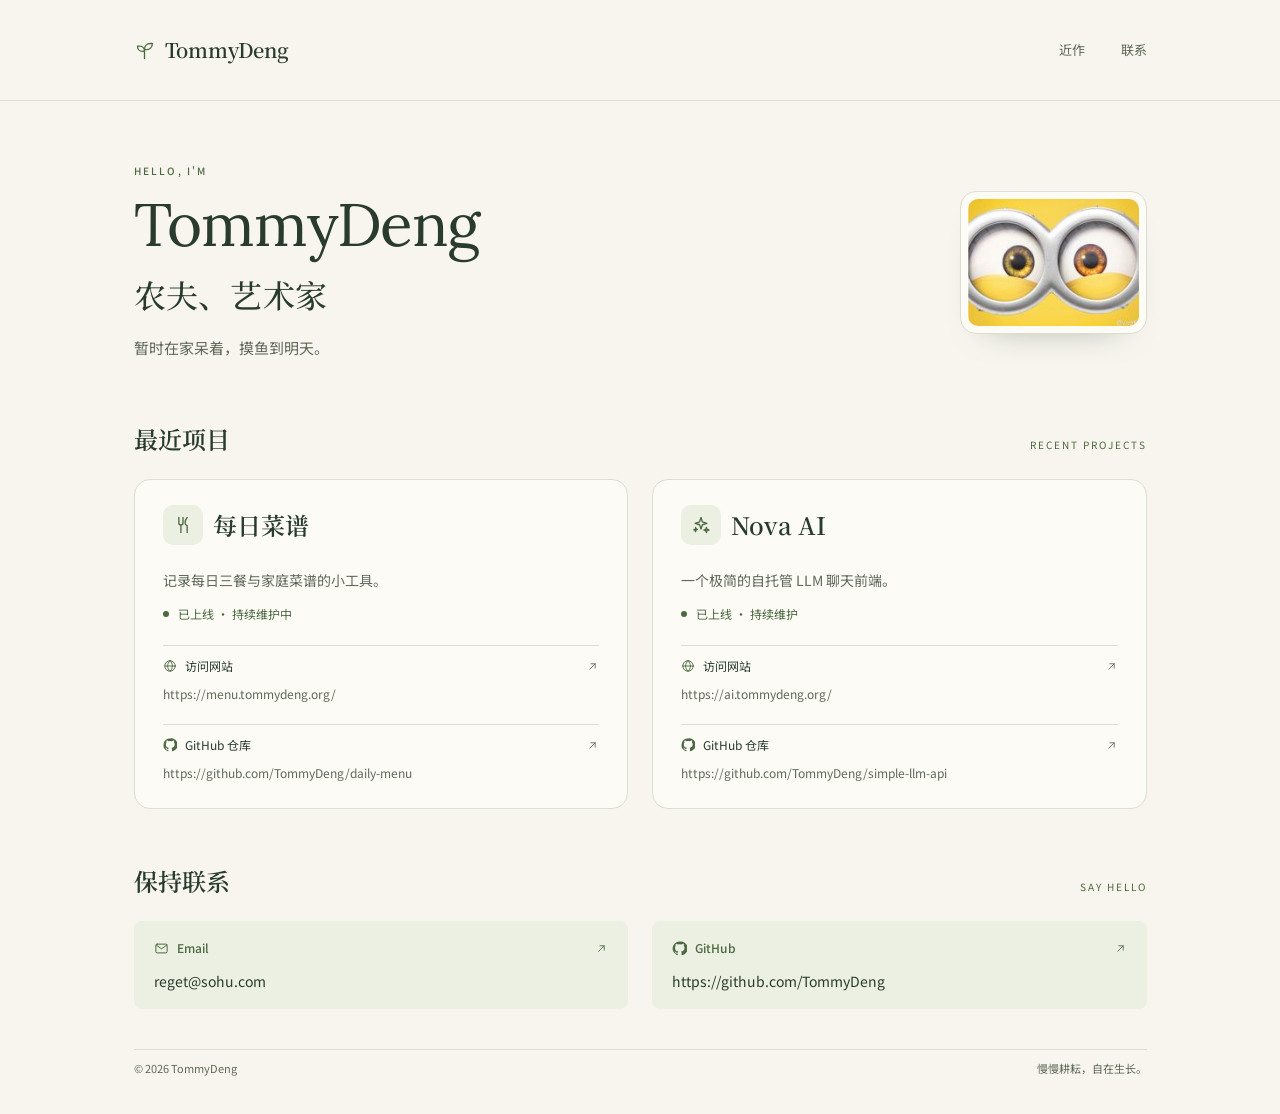
<file: index.html>
<!DOCTYPE html>
<html lang="zh-CN">
<head>
  <meta charset="UTF-8">
  <meta name="viewport" content="width=device-width, initial-scale=1">
  <title>TommyDeng — 农夫、创作者</title>
  <meta name="description" content="TommyDeng 的个人主页：最近项目与联系方式。">
  <meta name="theme-color" content="#f7f5ed">
  <meta property="og:type" content="website">
  <meta property="og:title" content="TommyDeng — 农夫、创作者">
  <meta property="og:description" content="TommyDeng 的个人主页：最近项目与联系方式。">
  <meta property="og:locale" content="zh_CN">
  <meta name="twitter:card" content="summary">
  <link rel="icon" href="assets/favicon.svg" type="image/svg+xml">
  <link rel="preconnect" href="https://fonts.googleapis.com">
  <link rel="preconnect" href="https://fonts.gstatic.com" crossorigin>
  <link href="https://fonts.googleapis.com/css2?family=Lora:wght@400;500&family=Noto+Sans+SC:wght@400;500&family=Noto+Serif+SC:wght@400;500;600&display=swap" rel="stylesheet">
  <link rel="stylesheet" href="styles.css">
</head>
<body>
  <a class="skip-link" href="#main">跳到主要内容</a>

  <svg class="sprite" aria-hidden="true" focusable="false">
    <symbol id="i-sprout" viewBox="0 0 24 24">
      <path d="M12 21v-8" />
      <path d="M12 13c0-3.3-2.2-6-5.5-6H4c0 3.4 2.3 6 5.5 6H12Z" />
      <path d="M12 11c0-3.9 2.6-7 6.5-7H21c0 4-2.8 7-6.5 7H12Z" />
    </symbol>
    <symbol id="i-utensils" viewBox="0 0 24 24">
      <path d="M7 3v6.5a2.5 2.5 0 0 0 5 0V3M9.5 12v9" />
      <path d="M17 3c-1.7 1.8-2.5 4-2.5 6.5 0 1.7.7 2.8 2.5 3.2V21" />
    </symbol>
    <symbol id="i-sparkles" viewBox="0 0 24 24">
      <path d="m12 3 1.7 5.3L19 10l-5.3 1.7L12 17l-1.7-5.3L5 10l5.3-1.7L12 3Z" />
      <path d="m18.5 15 .8 2.2 2.2.8-2.2.8-.8 2.2-.8-2.2L15.5 18l2.2-.8.8-2.2Z" />
      <path d="m5.5 15 .6 1.6 1.6.6-1.6.6L5.5 20l-.6-1.6-1.6-.6 1.6-.6.6-1.6Z" />
    </symbol>
    <symbol id="i-globe" viewBox="0 0 24 24">
      <circle cx="12" cy="12" r="9" />
      <path d="M3 12h18M12 3c2.6 2.5 4 5.6 4 9s-1.4 6.5-4 9c-2.6-2.5-4-5.6-4-9s1.4-6.5 4-9Z" />
    </symbol>
    <symbol id="i-github" viewBox="0 0 24 24">
      <path d="M12 .8a11.2 11.2 0 0 0-3.5 21.8c.6.1.8-.2.8-.5v-2c-3.3.7-4-1.4-4-1.4-.5-1.4-1.3-1.8-1.3-1.8-1.1-.7.1-.7.1-.7 1.2.1 1.8 1.2 1.8 1.2 1.1 1.8 2.8 1.3 3.5 1 .1-.8.4-1.3.8-1.6-2.6-.3-5.4-1.3-5.4-5.9 0-1.3.5-2.4 1.2-3.2-.1-.3-.5-1.6.1-3.2 0 0 1-.3 3.3 1.2a11.5 11.5 0 0 1 6 0c2.3-1.5 3.3-1.2 3.3-1.2.6 1.6.2 2.9.1 3.2.8.8 1.2 1.9 1.2 3.2 0 4.6-2.8 5.6-5.4 5.9.4.4.8 1.1.8 2.2v3.3c0 .3.2.6.8.5A11.2 11.2 0 0 0 12 .8Z" />
    </symbol>
    <symbol id="i-mail" viewBox="0 0 24 24">
      <rect x="3" y="5" width="18" height="14" rx="2" />
      <path d="m3.5 6.5 8.5 6 8.5-6" />
    </symbol>
    <symbol id="i-arrow" viewBox="0 0 24 24">
      <path d="M7 17 17 7M9 7h8v8" />
    </symbol>
  </svg>

  <header class="site-header">
    <nav class="wrap nav" aria-label="主导航">
      <a class="brand" href="#top" aria-label="TommyDeng，回到顶部">
        <svg class="brand-icon" aria-hidden="true"><use href="#i-sprout"/></svg>
        <span>TommyDeng</span>
      </a>
      <div class="nav-links">
        <a href="#projects">近作</a>
        <a href="#contact">联系</a>
      </div>
    </nav>
  </header>

  <main id="main">
    <section class="hero wrap" id="top" aria-labelledby="hero-title">
      <div class="hero-copy">
        <p class="kicker">Hello, I'm</p>
        <h1 id="hero-title">TommyDeng</h1>
        <p class="tagline">农夫、艺术家</p>
        <p class="bio">暂时在家呆着，摸鱼到明天。</p>
      </div>
      <figure class="portrait">
        <img src="assets/avatar.jpg" alt="黄色小黄人护目镜造型的卡通头像" width="342" height="254">
      </figure>
    </section>

    <section class="projects wrap" id="projects" aria-labelledby="projects-title">
      <div class="section-head">
        <h2 class="section-title" id="projects-title">最近项目</h2>
        <span class="section-eyebrow">Recent Projects</span>
      </div>

      <div class="project-grid">
        <article class="project-card">
          <div class="project-head">
            <span class="project-icon" aria-hidden="true">
              <svg><use href="#i-utensils"/></svg>
            </span>
            <h3 class="project-title">每日菜谱</h3>
          </div>
          <p class="project-desc">记录每日三餐与家庭菜谱的小工具。</p>
          <p class="project-status"><span class="status-dot" aria-hidden="true"></span>已上线 · 持续维护中</p>

          <div class="project-links">
            <a class="access" href="https://menu.tommydeng.org/" target="_blank" rel="noopener noreferrer">
              <span class="access-head">
                <span class="access-name"><svg aria-hidden="true"><use href="#i-globe"/></svg>访问网站</span>
                <svg class="access-arrow" aria-hidden="true"><use href="#i-arrow"/></svg>
              </span>
              <span class="access-url">https://menu.tommydeng.org/</span>
            </a>
            <a class="access" href="https://github.com/TommyDeng/daily-menu" target="_blank" rel="noopener noreferrer">
              <span class="access-head">
                <span class="access-name"><svg class="icon-fill" aria-hidden="true"><use href="#i-github"/></svg>GitHub 仓库</span>
                <svg class="access-arrow" aria-hidden="true"><use href="#i-arrow"/></svg>
              </span>
              <span class="access-url">https://github.com/TommyDeng/daily-menu</span>
            </a>
          </div>
        </article>

        <article class="project-card">
          <div class="project-head">
            <span class="project-icon" aria-hidden="true">
              <svg><use href="#i-sparkles"/></svg>
            </span>
            <h3 class="project-title">Nova AI</h3>
          </div>
          <p class="project-desc">一个极简的自托管 LLM 聊天前端。</p>
          <p class="project-status"><span class="status-dot" aria-hidden="true"></span>已上线 · 持续维护</p>

          <div class="project-links">
            <a class="access" href="https://ai.tommydeng.org/" target="_blank" rel="noopener noreferrer">
              <span class="access-head">
                <span class="access-name"><svg aria-hidden="true"><use href="#i-globe"/></svg>访问网站</span>
                <svg class="access-arrow" aria-hidden="true"><use href="#i-arrow"/></svg>
              </span>
              <span class="access-url">https://ai.tommydeng.org/</span>
            </a>
            <a class="access" href="https://github.com/TommyDeng/simple-llm-api" target="_blank" rel="noopener noreferrer">
              <span class="access-head">
                <span class="access-name"><svg class="icon-fill" aria-hidden="true"><use href="#i-github"/></svg>GitHub 仓库</span>
                <svg class="access-arrow" aria-hidden="true"><use href="#i-arrow"/></svg>
              </span>
              <span class="access-url">https://github.com/TommyDeng/simple-llm-api</span>
            </a>
          </div>
        </article>
      </div>
    </section>

    <section class="contact wrap" id="contact" aria-labelledby="contact-title">
      <div class="section-head">
        <h2 class="section-title" id="contact-title">保持联系</h2>
        <span class="section-eyebrow">Say Hello</span>
      </div>

      <div class="contact-grid">
        <a class="contact-card" href="mailto:reget@sohu.com">
          <span class="contact-top">
            <span class="contact-label"><svg aria-hidden="true"><use href="#i-mail"/></svg>Email</span>
            <svg class="contact-arrow" aria-hidden="true"><use href="#i-arrow"/></svg>
          </span>
          <span class="contact-value">reget@sohu.com</span>
        </a>

        <a class="contact-card" href="https://github.com/TommyDeng" target="_blank" rel="noopener noreferrer">
          <span class="contact-top">
            <span class="contact-label"><svg class="icon-fill" aria-hidden="true"><use href="#i-github"/></svg>GitHub</span>
            <svg class="contact-arrow" aria-hidden="true"><use href="#i-arrow"/></svg>
          </span>
          <span class="contact-value">https://github.com/TommyDeng</span>
        </a>
      </div>
    </section>
  </main>

  <footer class="site-footer">
    <div class="wrap footer-row">
      <span>© 2026 TommyDeng</span>
      <span>慢慢耕耘，自在生长。</span>
    </div>
  </footer>
</body>
</html>
</file>
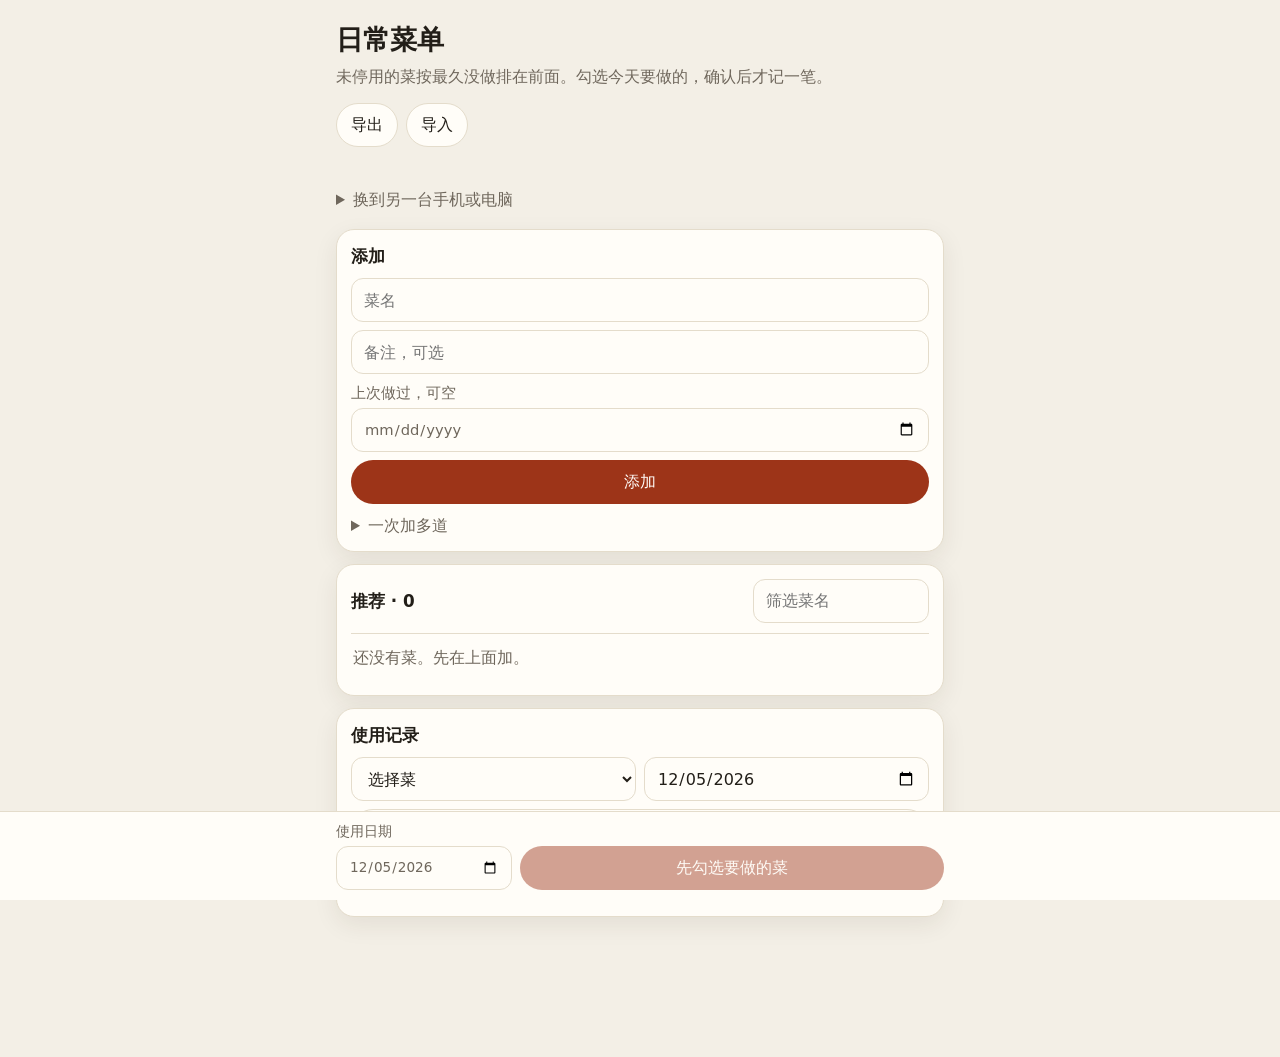
<file: daily-menu/index.html>
<!DOCTYPE html>
<html lang="zh-CN">
<head>
<meta charset="utf-8">
<meta name="viewport" content="width=device-width, initial-scale=1, viewport-fit=cover">
<meta name="color-scheme" content="light dark">
<title>日常菜单</title>
<style>
  :root {
    color-scheme: light;
    --bg: #f3efe6;
    --surface: #fffdf8;
    --ink: #221e18;
    --muted: #6f675c;
    --line: #e4dccb;
    --accent: #9d3418;
    --accent-ink: #fffaf6;
    --never: #9d3418;
    --today: #246246;
    --shadow: 0 8px 24px rgba(48, 32, 12, 0.08);
  }
  @media (prefers-color-scheme: dark) {
    :root {
      color-scheme: dark;
      --bg: #16130f;
      --surface: #221e19;
      --ink: #f3efe6;
      --muted: #b3aa9e;
      --line: #3a332b;
      --accent: #e07a55;
      --accent-ink: #1a100c;
      --never: #f0a080;
      --today: #8dceab;
      --shadow: 0 8px 24px rgba(0, 0, 0, 0.28);
    }
  }
  * { box-sizing: border-box; }
  html { -webkit-text-size-adjust: 100%; }
  body {
    margin: 0;
    background: var(--bg);
    color: var(--ink);
    font: 16px/1.45 system-ui, "PingFang SC", "Noto Sans SC", "Microsoft YaHei", sans-serif;
  }
  main {
    width: min(40rem, 100%);
    margin: 0 auto;
    padding: 20px 16px 128px;
  }
  h1, h2 { font-weight: 650; letter-spacing: 0; }
  h1 { margin: 0 0 6px; font-size: 1.7rem; }
  h2 { margin: 0; font-size: 1.05rem; }
  p { margin: 0; }
  .lede { color: var(--muted); margin-bottom: 14px; }
  header { margin-bottom: 18px; }
  .row { display: flex; gap: 8px; flex-wrap: wrap; align-items: center; }
  button, input, select, textarea {
    font: inherit;
    color: inherit;
  }
  input, select, textarea {
    width: 100%;
    min-height: 44px;
    padding: 8px 12px;
    border: 1px solid var(--line);
    border-radius: 12px;
    background: var(--surface);
  }
  textarea { min-height: 7rem; resize: vertical; }
  button {
    min-height: 44px;
    padding: 0 14px;
    border-radius: 999px;
    border: 1px solid var(--line);
    background: var(--surface);
    cursor: pointer;
  }
  button:hover { border-color: var(--muted); }
  button:focus-visible, input:focus-visible, select:focus-visible, textarea:focus-visible {
    outline: 2px solid var(--accent);
    outline-offset: 2px;
  }
  button.primary {
    background: var(--accent);
    color: var(--accent-ink);
    border-color: transparent;
  }
  button.danger { color: var(--accent); }
  button.small { min-height: 36px; padding: 0 10px; }
  button:disabled { opacity: 0.45; cursor: not-allowed; }
  #status {
    min-height: 1.45em;
    color: var(--muted);
    margin: 8px 0 0;
  }
  section {
    background: var(--surface);
    border: 1px solid var(--line);
    border-radius: 18px;
    padding: 14px;
    margin: 12px 0;
    box-shadow: var(--shadow);
  }
  .section-head {
    display: flex;
    justify-content: space-between;
    gap: 12px;
    align-items: center;
    margin-bottom: 10px;
  }
  .section-head input { max-width: 11rem; }
  form.stack, .stack { display: grid; gap: 8px; }
  .split { display: grid; gap: 8px; grid-template-columns: 1fr 1fr; }
  @media (max-width: 520px) {
    .split { grid-template-columns: 1fr; }
  }
  details { margin-top: 10px; }
  summary { cursor: pointer; color: var(--muted); }
  .dish, .record, .quiet {
    display: flex;
    gap: 10px;
    align-items: flex-start;
    padding: 12px 2px;
    border-top: 1px solid var(--line);
  }
  .quiet { color: var(--muted); display: block; }
  .check { display: flex; gap: 10px; flex: 1; min-width: 0; cursor: pointer; }
  .check input { width: 1.25rem; height: 1.25rem; margin-top: 3px; accent-color: var(--accent); }
  .body { flex: 1; min-width: 0; }
  .name { font-weight: 650; overflow-wrap: anywhere; }
  .check .body, .dish > .body { display: flex; flex-direction: column; gap: 2px; }
  label.field { display: grid; gap: 4px; color: var(--muted); font-size: 0.92rem; }
  .note, .meta { color: var(--muted); font-size: 0.92rem; }
  .meta.never { color: var(--never); }
  .meta.today { color: var(--today); }
  .actions { display: flex; gap: 6px; flex-shrink: 0; }
  .edit-grid { display: grid; gap: 8px; }
  .history-day { margin-top: 12px; }
  .history-day h3 { margin: 0; font-size: 0.95rem; font-weight: 650; }
  .record { flex-wrap: wrap; }
  .record .body { padding-top: 6px; }
  .record input[type="date"] { width: auto; min-height: 36px; flex: 1 1 10rem; }
  .bar {
    position: fixed;
    left: 0;
    right: 0;
    bottom: 0;
    background: var(--surface);
    border-top: 1px solid var(--line);
  }
  .bar-inner {
    width: min(40rem, 100%);
    margin: 0 auto;
    display: flex;
    gap: 8px;
    align-items: end;
    padding: 10px 16px calc(10px + env(safe-area-inset-bottom));
  }
  .bar label { flex: 0 0 11rem; display: grid; gap: 4px; font-size: 0.85rem; color: var(--muted); }
  .bar .primary { flex: 1; }
  .help { color: var(--muted); font-size: 0.92rem; display: grid; gap: 6px; margin-top: 8px; }
</style>
</head>
<body>
<main>
  <header>
    <h1>日常菜单</h1>
    <p class="lede">未停用的菜按最久没做排在前面。勾选今天要做的，确认后才记一笔。</p>
    <div class="row">
      <button type="button" id="export">导出</button>
      <button type="button" id="import-btn">导入</button>
      <input id="import-file" type="file" accept="application/json,.json" hidden>
    </div>
    <p id="status" role="status"></p>
    <details>
      <summary>换到另一台手机或电脑</summary>
      <div class="help">
        <p>菜谱存在这台浏览器里，不在 HTML 文件里。换设备时：先导出 JSON，把 JSON 和这个 HTML 一起拷过去，用浏览器打开 HTML，再导入。导入会整份替换那台浏览器里的数据。</p>
      </div>
    </details>
  </header>

  <section>
    <h2>添加</h2>
    <form id="add-form" class="stack" style="margin-top:10px">
      <input name="name" maxlength="40" placeholder="菜名" autocomplete="off" required>
      <input name="note" maxlength="80" placeholder="备注，可选" autocomplete="off">
      <label class="field">上次做过，可空
        <input name="last" type="date">
      </label>
      <button class="primary" type="submit">添加</button>
    </form>
    <details>
      <summary>一次加多道</summary>
      <div class="stack" style="margin-top:8px">
        <textarea id="bulk" placeholder="一行一个菜名"></textarea>
        <button type="button" id="bulk-add">添加这些</button>
      </div>
    </details>
  </section>

  <section>
    <div class="section-head">
      <h2 id="active-title">推荐</h2>
      <input id="filter" placeholder="筛选菜名" autocomplete="off">
    </div>
    <div id="active"></div>
  </section>

  <section id="disabled-section" hidden>
    <h2>已停用</h2>
    <div id="disabled"></div>
  </section>

  <section>
    <h2>使用记录</h2>
    <form id="backfill" class="stack" style="margin-top:10px">
      <div class="split">
        <select id="backfill-dish" required>
          <option value="">选择菜</option>
        </select>
        <input id="backfill-date" type="date" required>
      </div>
      <button type="submit">补记</button>
    </form>
    <div id="history"></div>
  </section>
</main>

<div class="bar">
  <div class="bar-inner">
    <label>使用日期
      <input id="use-date" type="date" required>
    </label>
    <button type="button" id="clear-checks" class="small" hidden>清空</button>
    <button type="button" id="confirm" class="primary" disabled>先勾选要做的菜</button>
  </div>
</div>

<script>
const STORAGE_KEY = "daily-menu-v1";

let state = { dishes: [], records: [] };
let storageLocked = false;
let stamp = 0;

function timestamp() {
  const now = Date.now();
  stamp = Math.max(stamp + 1, now);
  return new Date(stamp).toISOString();
}
const checked = new Set();
let editingId = null;
let pendingDeleteRecordId = null;
let armTimer = 0;

const $ = (sel) => document.querySelector(sel);

function uid() {
  try {
    if (typeof crypto.randomUUID === "function") return crypto.randomUUID();
  } catch (err) { /* file:// 下有的浏览器不给用 */ }
  return "xxxxxxxx-xxxx-4xxx-yxxx-xxxxxxxxxxxx".replace(/[xy]/g, (c) => {
    const r = Math.random() * 16 | 0;
    return (c === "x" ? r : (r & 0x3 | 0x8)).toString(16);
  });
}

function today() {
  const d = new Date();
  const z = (n) => String(n).padStart(2, "0");
  return d.getFullYear() + "-" + z(d.getMonth() + 1) + "-" + z(d.getDate());
}

function isValidDate(iso) {
  if (!/^\d{4}-\d{2}-\d{2}$/.test(iso)) return false;
  const [y, m, d] = iso.split("-").map(Number);
  const dt = new Date(y, m - 1, d);
  return dt.getFullYear() === y && dt.getMonth() === m - 1 && dt.getDate() === d;
}

function isFuture(iso) {
  return iso > today();
}

function normalizeName(value) {
  return String(value || "").normalize("NFC").replace(/\u3000/g, " ").trim().replace(/\s+/g, " ");
}

function setStatus(text) {
  $("#status").textContent = text || "";
}

function load() {
  const raw = localStorage.getItem(STORAGE_KEY);
  if (!raw) return;
  try {
    const data = JSON.parse(raw);
    const parsed = normalizePayload(data);
    if (parsed.error) throw new Error(parsed.error);
    state = { dishes: parsed.dishes, records: parsed.records };
  } catch (err) {
    storageLocked = true;
    setStatus("这台浏览器里的菜单读不出来，已停止写入，原数据还在。" + err.message);
  }
}

function save() {
  if (storageLocked) {
    setStatus("旧数据读不出来，没有写入。");
    return;
  }
  try {
    localStorage.setItem(STORAGE_KEY, JSON.stringify({ version: 1, dishes: state.dishes, records: state.records }));
  } catch (err) {
    setStatus("这台浏览器没有把菜单存下来。" + err.message);
  }
}

function normalizePayload(data) {
  if (!data || typeof data !== "object" || !Array.isArray(data.dishes) || !Array.isArray(data.records)) {
    return { error: "文件里没有菜品和记录。" };
  }
  const ids = new Set();
  const names = new Set();
  const dishes = [];
  data.dishes.forEach((d, i) => {
    if (!d || typeof d !== "object") return;
    const id = typeof d.id === "string" && d.id ? d.id : "";
    const name = normalizeName(d.name);
    if (!id || !name) return;
    if (ids.has(id) || names.has(name) || name.length > 40) return;
    ids.add(id);
    names.add(name);
    const createdAt = typeof d.createdAt === "string" && d.createdAt
      ? d.createdAt
      : new Date(Date.now() + i).toISOString();
    dishes.push({
      id,
      name,
      note: String(d.note || "").trim().slice(0, 80),
      disabled: Boolean(d.disabled),
      createdAt
    });
  });
  if (dishes.length !== data.dishes.length) return { error: "有菜名空了、太长、重复，或缺少 id。" };

  const recordIds = new Set();
  const pairs = new Set();
  const records = [];
  for (const r of data.records) {
    if (!r || typeof r.id !== "string" || !r.id) return { error: "有记录缺少 id。" };
    if (recordIds.has(r.id)) return { error: "记录 id 重复。" };
    if (!ids.has(r.dishId)) return { error: "有记录指向不存在的菜。" };
    if (!isValidDate(r.date) || isFuture(r.date)) return { error: "有记录的日期不对，或在未来。" };
    const pair = r.dishId + "|" + r.date;
    if (pairs.has(pair)) return { error: "同一道菜在同一天有重复记录。" };
    recordIds.add(r.id);
    pairs.add(pair);
    records.push({ id: r.id, dishId: r.dishId, date: r.date });
  }
  return { dishes, records };
}

function findByName(name, exceptId) {
  return state.dishes.find((d) => d.name === name && d.id !== exceptId);
}

function dishById(id) {
  return state.dishes.find((d) => d.id === id);
}

function lastUsed(dishId) {
  let last = null;
  for (const r of state.records) {
    if (r.dishId === dishId && (last === null || r.date > last)) last = r.date;
  }
  return last;
}

function hasRecord(dishId, date) {
  return state.records.some((r) => r.dishId === dishId && r.date === date);
}

function compareActive(a, b) {
  const la = lastUsed(a.id);
  const lb = lastUsed(b.id);
  if (la === null && lb !== null) return -1;
  if (la !== null && lb === null) return 1;
  if (la === null && lb === null && a.createdAt !== b.createdAt) return a.createdAt < b.createdAt ? -1 : 1;
  if (la !== lb) return la < lb ? -1 : 1;
  return a.name.localeCompare(b.name, "zh");
}

function daysAgo(iso) {
  const [y, m, d] = iso.split("-").map(Number);
  const [ty, tm, td] = today().split("-").map(Number);
  const a = new Date(y, m - 1, d);
  const b = new Date(ty, tm - 1, td);
  return Math.round((b - a) / 86400000);
}

function formatDay(iso) {
  const [y, m, d] = iso.split("-").map(Number);
  const nowY = Number(today().slice(0, 4));
  return y === nowY ? m + "月" + d + "日" : y + "年" + m + "月" + d + "日";
}

function whenLabel(iso) {
  if (!iso) return { text: "从未", kind: "never" };
  const n = daysAgo(iso);
  const when = n === 0 ? "今天" : n === 1 ? "昨天" : n + "天前";
  return { text: formatDay(iso) + " · " + when, kind: n === 0 ? "today" : "" };
}

function el(tag, attrs, children) {
  const node = document.createElement(tag);
  for (const [key, value] of Object.entries(attrs || {})) {
    if (value == null || value === false) continue;
    if (key === "class") node.className = value;
    else node.setAttribute(key, value === true ? "" : String(value));
  }
  for (const child of children || []) {
    if (child == null || child === false) continue;
    node.append(child.nodeType ? child : document.createTextNode(String(child)));
  }
  return node;
}

function queryText() {
  return $("#filter").value.trim().toLowerCase();
}

function matches(dish, q) {
  if (!q) return true;
  return (dish.name + " " + dish.note).toLowerCase().includes(q);
}

function renderActive() {
  const q = queryText();
  const dishes = state.dishes.filter((d) => !d.disabled).sort(compareActive);
  const visible = dishes.filter((d) => matches(d, q));
  const hiddenChecked = [...checked].filter((id) => {
    const dish = dishById(id);
    return dish && !dish.disabled && !matches(dish, q);
  }).length;
  $("#active-title").textContent = "推荐 · " + dishes.length;
  const box = $("#active");
  box.replaceChildren();
  if (!dishes.length) {
    box.append(el("p", { class: "quiet" }, [state.dishes.length ? "在用的菜都停用了。" : "还没有菜。先在上面加。"]));
    return;
  }
  if (!visible.length) box.append(el("p", { class: "quiet" }, ["没有匹配的菜。"]));
  for (const dish of visible) {
    if (editingId === dish.id) box.append(renderEditor(dish));
    else box.append(renderActiveRow(dish));
  }
  if (hiddenChecked) {
    box.append(el("p", { class: "quiet" }, ["另有 " + hiddenChecked + " 道已勾选，被筛选藏起来了。确认时仍会计入。"]));
  }
}

function renderActiveRow(dish) {
  const meta = whenLabel(lastUsed(dish.id));
  const input = el("input", { type: "checkbox" });
  input.checked = checked.has(dish.id);
  input.addEventListener("change", () => {
    if (input.checked) checked.add(dish.id);
    else checked.delete(dish.id);
    updateBar();
    renderActive();
  });
  const editBtn = el("button", { type: "button", class: "small" }, ["编辑"]);
  editBtn.addEventListener("click", () => {
    checked.delete(dish.id);
    editingId = dish.id;
    renderActive();
    updateBar();
  });
  const disableBtn = el("button", { type: "button", class: "small" }, ["停用"]);
  disableBtn.addEventListener("click", () => {
    dish.disabled = true;
    checked.delete(dish.id);
    editingId = null;
    save();
    renderDishViews();
    updateBar();
    setStatus("已停用「" + dish.name + "」。它不再出现在推荐里。");
  });
  return el("div", { class: "dish" }, [
    el("label", { class: "check" }, [
      input,
      el("span", { class: "body" }, [
        el("span", { class: "name" }, [dish.name]),
        dish.note ? el("span", { class: "note" }, [dish.note]) : null,
        el("span", { class: "meta " + meta.kind }, [meta.text])
      ].filter(Boolean))
    ]),
    el("span", { class: "actions" }, [editBtn, disableBtn])
  ]);
}

function renderEditor(dish) {
  const name = el("input", { maxlength: "40", value: dish.name, "aria-label": "菜名" });
  const note = el("input", { maxlength: "80", value: dish.note, "aria-label": "备注", placeholder: "备注，可选" });
  const saveBtn = el("button", { type: "button", class: "small primary" }, ["保存"]);
  const cancelBtn = el("button", { type: "button", class: "small" }, ["取消"]);
  const deleteBtn = el("button", { type: "button", class: "small danger" }, ["删除"]);
  const saveEdit = () => {
    const nextName = normalizeName(name.value);
    const nextNote = note.value.trim();
    if (!nextName) return setStatus("菜名不能空。");
    if (nextName.length > 40) return setStatus("菜名太长。");
    if (nextNote.length > 80) return setStatus("备注太长。");
    if (findByName(nextName, dish.id)) return setStatus("已经有「" + nextName + "」。");
    dish.name = nextName;
    dish.note = nextNote;
    editingId = null;
    save();
    renderDishViews();
    setStatus("已保存「" + nextName + "」。");
  };
  saveBtn.addEventListener("click", saveEdit);
  name.addEventListener("keydown", (event) => {
    if (event.key === "Enter") saveEdit();
  });
  note.addEventListener("keydown", (event) => {
    if (event.key === "Enter") saveEdit();
  });
  cancelBtn.addEventListener("click", () => {
    editingId = null;
    renderActive();
  });
  deleteBtn.addEventListener("click", () => deleteDish(dish));
  return el("div", { class: "dish" }, [
    el("div", { class: "edit-grid body" }, [
      name,
      note,
      el("span", { class: "actions" }, [saveBtn, cancelBtn, deleteBtn])
    ])
  ]);
}

function renderDisabled() {
  const section = $("#disabled-section");
  const dishes = state.dishes.filter((d) => d.disabled).sort((a, b) => a.name.localeCompare(b.name, "zh"));
  section.hidden = dishes.length === 0;
  const q = queryText();
  const visible = dishes.filter((d) => matches(d, q));
  const box = $("#disabled");
  box.replaceChildren();
  if (!dishes.length) return;
  if (!visible.length) box.append(el("p", { class: "quiet" }, ["没有匹配的停用菜。"]));
  for (const dish of visible) {
    const restoreBtn = el("button", { type: "button", class: "small" }, ["恢复"]);
    const deleteBtn = el("button", { type: "button", class: "small danger" }, ["删除"]);
    restoreBtn.addEventListener("click", () => {
      dish.disabled = false;
      save();
      renderDishViews();
      setStatus("已恢复「" + dish.name + "」。");
    });
    deleteBtn.addEventListener("click", () => deleteDish(dish));
    const meta = whenLabel(lastUsed(dish.id));
    box.append(el("div", { class: "dish" }, [
      el("span", { class: "body" }, [
        el("span", { class: "name" }, [dish.name]),
        dish.note ? el("span", { class: "note" }, [dish.note]) : null,
        el("span", { class: "meta" }, [meta.text])
      ].filter(Boolean)),
      el("span", { class: "actions" }, [restoreBtn, deleteBtn])
    ]));
  }
}

function deleteDish(dish) {
  const n = state.records.filter((r) => r.dishId === dish.id).length;
  const message = n
    ? "删除「" + dish.name + "」？这道菜的 " + n + " 条使用记录也会一起删掉。"
    : "删除「" + dish.name + "」？";
  if (!confirm(message)) return;
  state.dishes = state.dishes.filter((d) => d.id !== dish.id);
  state.records = state.records.filter((r) => r.dishId !== dish.id);
  checked.delete(dish.id);
  if (editingId === dish.id) editingId = null;
  save();
  renderDishViews();
  updateBar();
  setStatus("已删除「" + dish.name + "」。");
}

function renderHistory() {
  const box = $("#history");
  box.replaceChildren();
  if (!state.records.length) {
    box.append(el("p", { class: "quiet" }, ["还没有使用记录。"]));
    return;
  }
  const byDate = new Map();
  const sorted = [...state.records].sort((a, b) => b.date.localeCompare(a.date) || dishName(a.dishId).localeCompare(dishName(b.dishId), "zh"));
  for (const record of sorted) {
    if (!byDate.has(record.date)) byDate.set(record.date, []);
    byDate.get(record.date).push(record);
  }
  for (const [date, records] of byDate) {
    const ago = daysAgo(date);
    const when = ago === 0 ? " · 今天" : ago === 1 ? " · 昨天" : " · " + ago + "天前";
    const group = el("div", { class: "history-day" }, [el("h3", {}, [formatDay(date) + when])]);
    for (const record of records) group.append(renderRecord(record));
    box.append(group);
  }
}

function dishName(id) {
  const dish = dishById(id);
  return dish ? dish.name : "已删除的菜";
}

function renderRecord(record) {
  const date = el("input", { type: "date", max: today(), value: record.date, "aria-label": dishName(record.dishId) + "的使用日期" });
  date.addEventListener("change", () => {
    const next = date.value;
    if (!isValidDate(next) || isFuture(next)) {
      setStatus("日期不对，也不能记未来。");
      renderHistory();
      return;
    }
    if (state.records.some((r) => r.id !== record.id && r.dishId === record.dishId && r.date === next)) {
      setStatus("这道菜在这天已经有记录。");
      renderHistory();
      return;
    }
    record.date = next;
    save();
    renderDishViews();
    setStatus("已改「" + dishName(record.dishId) + "」的使用日期。");
  });
  const armed = pendingDeleteRecordId === record.id;
  const deleteBtn = el("button", { type: "button", class: "small danger" }, [armed ? "确认删除" : "删除"]);
  deleteBtn.addEventListener("click", () => {
    if (pendingDeleteRecordId !== record.id) {
      pendingDeleteRecordId = record.id;
      clearTimeout(armTimer);
      armTimer = setTimeout(() => {
        pendingDeleteRecordId = null;
        renderHistory();
      }, 4000);
      renderHistory();
      return;
    }
    clearTimeout(armTimer);
    pendingDeleteRecordId = null;
    state.records = state.records.filter((r) => r.id !== record.id);
    save();
    renderDishViews();
    setStatus("已删除一条记录。排序已按剩下的最近日期重算。");
  });
  return el("div", { class: "record" }, [
    el("span", { class: "body name" }, [dishName(record.dishId)]),
    date,
    deleteBtn
  ]);
}

function renderBackfill() {
  const sel = $("#backfill-dish");
  const prev = sel.value;
  sel.replaceChildren(el("option", { value: "" }, ["选择菜"]));
  const dishes = [...state.dishes].sort((a, b) => a.name.localeCompare(b.name, "zh"));
  for (const dish of dishes) {
    sel.append(el("option", { value: dish.id }, [dish.disabled ? dish.name + "（已停用）" : dish.name]));
  }
  if ([...sel.options].some((o) => o.value === prev)) sel.value = prev;
  $("#backfill-date").max = today();
}

function renderDishViews() {
  renderActive();
  renderDisabled();
  renderHistory();
  renderBackfill();
}

function updateBar() {
  const count = [...checked].filter((id) => {
    const dish = dishById(id);
    return dish && !dish.disabled;
  }).length;
  const button = $("#confirm");
  button.disabled = count === 0;
  button.textContent = count ? "确认记录 " + count + " 道" : "先勾选要做的菜";
  $("#clear-checks").hidden = count === 0;
  $("#use-date").max = today();
}

function addDish(name, note, date) {
  const clean = normalizeName(name);
  if (!clean) return "菜名不能空。";
  if (clean.length > 40) return "菜名太长。";
  if (note.trim().length > 80) return "备注太长。";
  if (findByName(clean)) return "已经有「" + clean + "」。";
  if (date && (!isValidDate(date) || isFuture(date))) return "上次做过的日期不对，也不能是未来。";
  const dish = {
    id: uid(),
    name: clean,
    note: note.trim(),
    disabled: false,
    createdAt: timestamp()
  };
  state.dishes.push(dish);
  if (date) state.records.push({ id: uid(), dishId: dish.id, date });
  return "";
}

function exportData() {
  const payload = {
    version: 1,
    exportedAt: new Date().toISOString(),
    dishes: state.dishes,
    records: state.records
  };
  const blob = new Blob([JSON.stringify(payload, null, 2)], { type: "application/json" });
  const url = URL.createObjectURL(blob);
  const a = document.createElement("a");
  a.href = url;
  a.download = "daily-menu-" + today() + ".json";
  a.click();
  URL.revokeObjectURL(url);
  setStatus("已导出。换设备时带上这个 JSON，不要只拷 HTML。");
}

$("#add-form").addEventListener("submit", (event) => {
  event.preventDefault();
  const data = new FormData(event.currentTarget);
  const error = addDish(data.get("name"), data.get("note") || "", data.get("last") || "");
  if (error) return setStatus(error);
  event.currentTarget.reset();
  save();
  renderDishViews();
  setStatus("已添加。");
});

$("#bulk-add").addEventListener("click", () => {
  const lines = $("#bulk").value.split(/\r?\n/).map(normalizeName).filter(Boolean);
  if (!lines.length) return setStatus("先贴上菜名，一行一个。");
  let added = 0;
  const skipped = [];
  for (const name of lines) {
    const error = addDish(name, "", "");
    if (error) skipped.push(name);
    else added += 1;
  }
  if (added) save();
  $("#bulk").value = added ? "" : $("#bulk").value;
  renderDishViews();
  setStatus(skipped.length
    ? "加了 " + added + " 道，跳过：" + skipped.slice(0, 8).join("、") + (skipped.length > 8 ? " 等" : "")
    : "加了 " + added + " 道。");
});

$("#filter").addEventListener("input", () => {
  renderActive();
  renderDisabled();
});

$("#confirm").addEventListener("click", () => {
  const date = $("#use-date").value;
  if (!isValidDate(date) || isFuture(date)) return setStatus("先选一个今天或更早的日期。");
  let created = 0;
  let existed = 0;
  for (const id of [...checked]) {
    const dish = dishById(id);
    if (!dish || dish.disabled) continue;
    if (hasRecord(id, date)) {
      existed += 1;
      continue;
    }
    state.records.push({ id: uid(), dishId: id, date });
    created += 1;
  }
  checked.clear();
  if (created) save();
  renderDishViews();
  updateBar();
  if (!created && !existed) setStatus("没有可记录的菜。");
  else if (!created) setStatus("这天都已经记过了。");
  else setStatus("已记录 " + created + " 道。" + (existed ? existed + " 道这天已有记录。" : ""));
});

$("#clear-checks").addEventListener("click", () => {
  checked.clear();
  renderActive();
  updateBar();
});

$("#backfill").addEventListener("submit", (event) => {
  event.preventDefault();
  const dishId = $("#backfill-dish").value;
  const date = $("#backfill-date").value;
  if (!dishById(dishId)) return setStatus("先选一道菜。");
  if (!isValidDate(date) || isFuture(date)) return setStatus("补记的日期不对，也不能是未来。");
  if (hasRecord(dishId, date)) return setStatus("这道菜在这天已经有记录。");
  state.records.push({ id: uid(), dishId, date });
  save();
  renderDishViews();
  setStatus("已补记「" + dishName(dishId) + "」。");
});

$("#export").addEventListener("click", exportData);

$("#import-btn").addEventListener("click", () => $("#import-file").click());

$("#import-file").addEventListener("change", async (event) => {
  const input = event.currentTarget;
  const file = input.files && input.files[0];
  if (!file) return;
  if (file.size > 2 * 1024 * 1024) {
    input.value = "";
    return setStatus("文件太大。");
  }
  let text;
  try {
    text = await file.text();
  } catch {
    input.value = "";
    return setStatus("文件读不出来。");
  }
  input.value = "";
  let data;
  try {
    data = JSON.parse(text);
  } catch {
    return setStatus("这个文件不是 JSON。");
  }
  const parsed = normalizePayload(data);
  if (parsed.error) return setStatus("没有导入。" + parsed.error);
  const ok = confirm(
    "导入会替换这台浏览器里的全部菜品和记录。\n当前 " +
    state.dishes.length + " 道菜、" + state.records.length + " 条记录。\n文件里 " +
    parsed.dishes.length + " 道菜、" + parsed.records.length + " 条记录。\n建议先导出。确定替换？"
  );
  if (!ok) return setStatus("已取消导入。");
  state = { dishes: parsed.dishes, records: parsed.records };
  checked.clear();
  editingId = null;
  pendingDeleteRecordId = null;
  save();
  renderDishViews();
  updateBar();
  setStatus("已导入 " + state.dishes.length + " 道菜、" + state.records.length + " 条记录。");
});

$("#use-date").value = today();
$("#use-date").max = today();
$("#backfill-date").value = today();
$("#add-form").querySelector("[name=last]").max = today();
load();
renderDishViews();
updateBar();
</script>
</body>
</html>
</file>
<file: styles.css>
:root {
  --bg: #f7f5ed;
  --card: #fcfbf6;
  --line: #dadfd0;
  --ink: #293b2e;
  --leaf: #4d6942;
  --muted: #5f6959;
  --emblem: #ecf0e3;
  --latin: "Lora", Georgia, "Times New Roman", serif;
  --serif: "Noto Serif SC", "Songti SC", "SimSun", serif;
  --sans: "Noto Sans SC", "PingFang SC", "Microsoft YaHei", sans-serif;
}

*,
*::before,
*::after {
  box-sizing: border-box;
}

html {
  scroll-behavior: smooth;
}

body {
  margin: 0;
  background: var(--bg);
  color: var(--ink);
  font-family: var(--sans);
  font-size: 15px;
  line-height: 1.6;
  -webkit-font-smoothing: antialiased;
  text-rendering: optimizeLegibility;
}

a {
  color: inherit;
  text-decoration: none;
}

img {
  display: block;
  max-width: 100%;
}

svg {
  display: block;
  width: 1em;
  height: 1em;
  fill: none;
  stroke: currentColor;
  stroke-width: 1.6;
  stroke-linecap: round;
  stroke-linejoin: round;
}

.icon-fill {
  fill: currentColor;
  stroke: none;
}

.sprite {
  position: absolute;
  width: 0;
  height: 0;
  overflow: hidden;
}

.wrap {
  width: min(1013px, calc(100% - 96px));
  margin-inline: auto;
}

.skip-link {
  position: fixed;
  top: 12px;
  left: 12px;
  z-index: 10;
  padding: 10px 14px;
  border: 1px solid var(--line);
  border-radius: 8px;
  background: var(--card);
  transform: translateY(-160%);
}

.skip-link:focus {
  transform: translateY(0);
}

:focus-visible {
  outline: 2px solid var(--leaf);
  outline-offset: 3px;
}

/* Header */

.site-header {
  border-bottom: 1px solid var(--line);
}

.nav {
  display: flex;
  align-items: center;
  justify-content: space-between;
  min-height: 100px;
}

.brand {
  display: inline-flex;
  align-items: center;
  gap: 10px;
  font-family: var(--serif);
  font-size: 20px;
  font-weight: 600;
  letter-spacing: -0.01em;
}

.brand-icon {
  width: 21px;
  height: 21px;
  color: var(--leaf);
  stroke-width: 1.5;
}

.nav-links {
  display: flex;
  gap: 36px;
  font-size: 13px;
  color: var(--muted);
}

.nav-links a {
  transition: color 160ms ease;
}

.nav-links a:hover {
  color: var(--ink);
}

/* Hero */

.hero {
  display: flex;
  align-items: center;
  gap: 80px;
  padding-block: 64px 66px;
}

.hero-copy {
  flex: 1;
  min-width: 0;
}

.kicker {
  margin: 0;
  color: var(--leaf);
  font-size: 10px;
  font-weight: 500;
  line-height: 12px;
  letter-spacing: 0.22em;
  text-transform: uppercase;
}

.hero h1 {
  margin: 14px 0 0;
  font-family: var(--latin);
  font-size: clamp(42px, 6vw, 60px);
  font-weight: 400;
  line-height: 1.1;
  letter-spacing: -0.02em;
}

.tagline {
  margin: 16px 0 0;
  font-family: var(--serif);
  font-size: clamp(25px, 3.2vw, 32px);
  font-weight: 500;
  line-height: 1.35;
  letter-spacing: 0.01em;
}

.bio {
  margin: 20px 0 0;
  color: var(--muted);
  font-size: 15px;
  line-height: 1.55;
}

.portrait {
  flex: 0 0 187px;
  width: 187px;
  margin: 0;
  padding: 7px;
  border: 1px solid var(--line);
  border-radius: 16px;
  background: var(--card);
  box-shadow: 0 18px 36px -30px rgb(41 59 46 / 55%);
}

.portrait img {
  width: 100%;
  height: auto;
  aspect-ratio: 171 / 127;
  object-fit: cover;
  border-radius: 10px;
}

/* Section headings */

.projects,
.contact {
  display: block;
}

.section-head {
  display: flex;
  align-items: baseline;
  justify-content: space-between;
  gap: 24px;
  margin-bottom: 25px;
}

.section-title {
  margin: 0;
  font-family: var(--serif);
  font-size: 24px;
  font-weight: 600;
  line-height: 1.2;
  letter-spacing: 0.01em;
}

.section-eyebrow {
  color: var(--leaf);
  font-size: 10px;
  line-height: 1;
  letter-spacing: 0.2em;
  text-transform: uppercase;
}

/* Projects */

.project-grid {
  display: grid;
  grid-template-columns: repeat(2, minmax(0, 1fr));
  gap: 24px;
}

.project-card {
  display: flex;
  flex-direction: column;
  padding: 25px 28px 0;
  border: 1px solid var(--line);
  border-radius: 16px;
  background: var(--card);
  transition: border-color 180ms ease, transform 180ms ease;
}

.project-card:hover {
  border-color: #c6cfc0;
  transform: translateY(-2px);
}

.project-head {
  display: flex;
  align-items: center;
  gap: 10px;
  margin-bottom: 25px;
}

.project-icon {
  display: grid;
  flex: 0 0 40px;
  width: 40px;
  height: 40px;
  place-items: center;
  border-radius: 10px;
  background: var(--emblem);
  color: var(--leaf);
}

.project-icon svg {
  width: 20px;
  height: 20px;
}

.project-title {
  margin: 0;
  font-family: var(--serif);
  font-size: 24px;
  font-weight: 600;
  line-height: 1.2;
}

.project-desc {
  margin: 0;
  color: var(--muted);
  font-size: 14px;
  line-height: 1.5;
}

.project-status {
  display: flex;
  align-items: center;
  gap: 9px;
  margin: 14px 0 0;
  color: var(--leaf);
  font-size: 12px;
  line-height: 18px;
}

.status-dot {
  width: 6px;
  height: 6px;
  border-radius: 50%;
  background: currentColor;
}

.project-links {
  margin-top: auto;
  padding-top: 22px;
}

.access {
  display: block;
  padding: 10px 0 20px;
  border-top: 1px solid var(--line);
}

.access:last-child {
  padding-bottom: 25px;
}

.access-head {
  display: flex;
  align-items: center;
  justify-content: space-between;
  gap: 16px;
  font-size: 12px;
  line-height: 20px;
}

.access-name {
  display: inline-flex;
  align-items: center;
  gap: 8px;
}

.access-name svg {
  width: 14px;
  height: 14px;
  color: var(--leaf);
}

.access-arrow {
  width: 13px;
  height: 13px;
  color: var(--muted);
  transition: color 160ms ease, transform 160ms ease;
}

.access:hover .access-arrow {
  color: var(--leaf);
  transform: translate(2px, -2px);
}

.access-url {
  display: block;
  margin-top: 8px;
  overflow-wrap: anywhere;
  color: var(--muted);
  font-size: 12px;
  line-height: 20px;
  transition: color 160ms ease;
}

.access:hover .access-url {
  color: var(--ink);
}

/* Contact */

.contact {
  padding-top: 58px;
}

.contact-grid {
  display: grid;
  grid-template-columns: repeat(2, minmax(0, 1fr));
  gap: 24px;
}

.contact-card {
  display: flex;
  flex-direction: column;
  justify-content: center;
  min-height: 88px;
  padding: 16px 20px;
  border-radius: 8px;
  background: var(--emblem);
  transition: background-color 180ms ease;
}

.contact-card:hover {
  background: #e5ebda;
}

.contact-top {
  display: flex;
  align-items: center;
  justify-content: space-between;
  gap: 16px;
}

.contact-label {
  display: inline-flex;
  align-items: center;
  gap: 8px;
  color: var(--leaf);
  font-size: 12px;
  font-weight: 500;
  line-height: 18px;
  letter-spacing: 0.01em;
}

.contact-label svg {
  width: 15px;
  height: 15px;
}

.contact-arrow {
  width: 13px;
  height: 13px;
  color: var(--leaf);
  transition: transform 160ms ease;
}

.contact-card:hover .contact-arrow {
  transform: translate(2px, -2px);
}

.contact-value {
  margin-top: 14px;
  overflow-wrap: anywhere;
  font-size: 14px;
  line-height: 20px;
}

/* Footer */

.site-footer {
  margin-top: 40px;
}

.footer-row {
  display: flex;
  align-items: center;
  justify-content: space-between;
  gap: 24px;
  padding: 10px 0 38px;
  border-top: 1px solid var(--line);
  color: var(--muted);
  font-size: 11px;
  line-height: 16px;
}

/* Responsive */

@media (max-width: 860px) {
  .wrap {
    width: calc(100% - 48px);
  }

  .nav {
    min-height: 76px;
  }

  .brand {
    gap: 8px;
    font-size: 18px;
  }

  .brand-icon {
    width: 19px;
    height: 19px;
  }

  .nav-links {
    gap: 24px;
    font-size: 12px;
  }

  .hero {
    flex-direction: column;
    align-items: flex-start;
    gap: 26px;
    padding-block: 36px 45px;
  }

  .portrait {
    order: -1;
    flex-basis: auto;
    width: 108px;
    padding: 6px;
    border-radius: 14px;
  }

  .portrait img {
    aspect-ratio: 94 / 70;
    border-radius: 8px;
  }

  .hero h1 {
    margin-top: 14px;
  }

  .tagline {
    margin-top: 8px;
  }

  .bio {
    margin-top: 16px;
    font-size: 14px;
  }

  .section-head {
    margin-bottom: 26px;
  }

  .section-title {
    font-size: 24px;
  }

  .project-grid {
    grid-template-columns: minmax(0, 1fr);
    gap: 17px;
  }

  .project-card {
      padding: 23px 20px 0;
    border-radius: 14px;
  }

  .project-head {
    margin-bottom: 30px;
  }

  .project-icon {
    flex-basis: 32px;
    width: 32px;
    height: 32px;
    border-radius: 8px;
  }

  .project-icon svg {
    width: 18px;
    height: 18px;
  }

  .project-title {
    font-size: 20px;
  }

  .project-desc {
    font-size: 13px;
  }

  .project-status {
    margin-top: 19px;
    font-size: 11px;
  }

  .access {
    padding: 10px 0 17px;
  }

  .access:last-child {
    padding-bottom: 17px;
  }

  .contact {
    padding-top: 58px;
  }

  .contact-grid {
    grid-template-columns: minmax(0, 1fr);
    gap: 12px;
  }

  .contact-card {
    min-height: 88px;
  }

  .site-footer {
    margin-top: 42px;
  }

  .footer-row {
    padding-bottom: 40px;
  }
}

@media (prefers-reduced-motion: reduce) {
  html {
    scroll-behavior: auto;
  }

  *,
  *::before,
  *::after {
    transition-duration: 0.01ms !important;
  }
}
</file>
